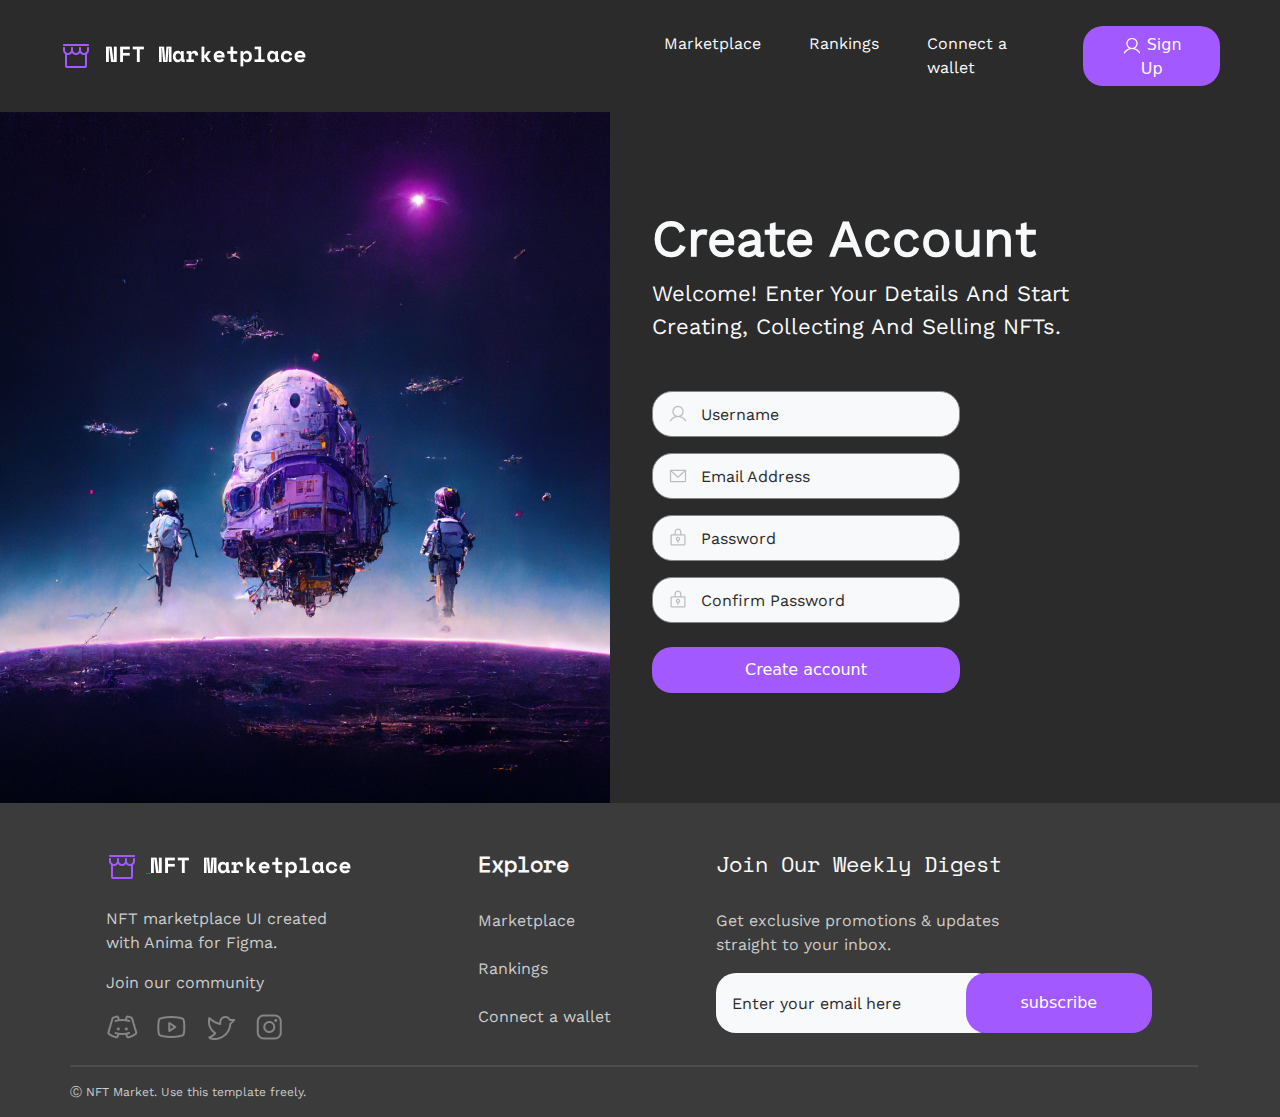
<file: Bootstrap Framework HTMLCSSBootstrap challenges NFT desing part 2/Create account/index.html>
<!DOCTYPE html>
<html lang="en">
<head>
    <meta charset="UTF-8">
    <meta http-equiv="X-UA-Compatible" content="IE=edge">
    <meta name="viewport" content="width=device-width, initial-scale=1.0">
    <title>Create Account</title>
    <link rel="stylesheet" href="style.css">
    <link href="https://cdn.jsdelivr.net/npm/bootstrap@5.3.3/dist/css/bootstrap.min.css" rel="stylesheet">
    <script src="https://mdbootstrap.com/docs/standard/content-styles/hover-effects/#!"></script>
    <script src="https://cdn.jsdelivr.net/npm/bootstrap@5.3.3/dist/js/bootstrap.bundle.min.js" 
    integrity="sha384-YvpcrYf0tY3lHB60NNkmXc5s9fDVZLESaAA55NDzOxhy9GkcIdslK1eN7N6jIeHz" crossorigin="anonymous">
    </script>
</head>
<body>
    <div class="w-100 pt-3"> <!--Navbar-->
        <div class="container-fluid px-xl-5 px-1">
            <nav class="navbar navbar-expand-lg border-body mb-0">
                <div class="container-fluid d-flex justify-content-between">
                    <div class="col-6">
                        <a class="navbar-brand" href="#">
                            <img src="Storefront Icon.png" class="me-2">
                            <img src="NFT Marketplace.png">
                        </a>
                    </div>
                    
                    <button class="navbar-toggler ms-5" type="button" data-bs-toggle="collapse" data-bs-target="#navbarText" aria-controls="navbarText" aria-expanded="false" aria-label="Toggle navigation">
                        <img src="nav menu.png">
                    </button>
                        
                    <span class="col-6">
                        <div class="collapse navbar-collapse" id="navbarText">
                        <ul class="navbar-nav me-auto mb-2 mb-lg-0">
                            <li class="nav-item">
                                <a class="nav-link active text-light workSans mx-3" aria-current="page" href="#">Marketplace</a>
                            </li>
                            <li class="nav-item">
                                <a class="nav-link text-light workSans mx-3" href="#">Rankings</a>
                            </li>
                            <li class="nav-item">
                                <a class="nav-link text-light workSans mx-3" href="#">Connect a wallet</a>
                            </li>
                        </ul>

                        <button class="btn text-light workSans px-4" type="submit" style="background-color: rgba(162, 89, 255, 1); border-radius: 20px; height: 60px;">
                            <img src="User Icon.png" style="background: none;">
                            Sign Up
                        </button>

                        </div>
                    </span>
                </div>      
            </nav>
        </div>
    </div>

    <div class="container-fluid pt-3"> <!--Create Account-->
        <div class="row justify-content-between ps-0">
            <div class="col-6 d-flex justify-content-start ps-0">
               <div class="w-100">
                    <img src="Image Placeholder Create Accaunt.png">
               </div>
            </div>
            <div class="col-6">
                <div class="row mt-5 pt-5">
                    <div class="col-12">
                        <h2 class="text-light workSans" style="font-weight: 600; font-size: 51px;">Create Account</h2>
                        <p class="text-light workSans text-capitalize" style="font-weight: 400; font-size: 22px;">Welcome! enter your details and start<br> creating, collecting and selling NFTs.</p>
                        <form>
                            <input type="text" name="Username" placeholder="Username" class="d-flex align-items-center userName ps-5 bg-light mt-5">
                            <input type="email" name="Email Address" placeholder="Email Address" class="d-flex align-items-center userName ps-5 bg-light mt-3 email">
                            <input type="password" name="Password" placeholder="Password" class="d-flex align-items-center userName ps-5 bg-light mt-3 password">
                            <input type="password" name="Password" placeholder="Confirm Password" class="d-flex align-items-center userName ps-5 bg-light mt-3 password">
                        </form>
                        <button class="btn d-flex justify-content-center align-items-center workSans mt-4" style="width: 50%; height: 46px; background-color: rgba(162, 89, 255, 1); border-radius: 20px; color: white;">Create account</button>
                    </div>
                </div>
            </div>
        </div>
    </div>

    <footer> <!--Footer-->
        <div class="w-100 pt-5" style="background-color: rgba(59, 59, 59, 1);">
            <div class="container" style="background: none;">
                <div class="row ps-4" style="background: none;">
                    <div class="col-xl-4 col-12" style="background: none;">
                        <a href="#" style="background: none;" >
                            <img src="Storefront Icon.png" class="me-2" style="background: none;">
                            <img src="NFT Marketplace.png" style="background: none;">
                        </a>
                        <p class="mt-4 workSans" style="font-weight: 400; color: rgba(204, 204, 204, 1); background: none;">
                            NFT marketplace UI created<br> with Anima for Figma.
                        </p>
                        <a href="#" class="text-decoration-none workSans" style="font-weight: 400; color: rgba(204, 204, 204, 1); background: none;">Join our community</a>
                        <div class="d-flex justify-content-start mt-3" style="background: none;">
                            <a href="#" style="background: none;" class="me-2">
                                <img src="DiscordLogo.png" style="background: none;">
                            </a>
                            <a href="#" style="background: none;" class="mx-2">
                                <img src="YoutubeLogo.png" style="background: none;">
                            </a>
                            <a href="#" style="background: none;" class="mx-2">
                                <img src="TwitterLogo.png" style="background: none;">
                            </a>
                            <a href="#" style="background: none;" class="mx-2">
                                <img src="InstagramLogo.png" style="background: none;">
                            </a>
                        </div>
                    </div>
                    <div class="col-xl-2 col-12 mt-xl-0 mt-4" style="background: none;">
                        <h5 class="text-light spaceMono fw-bold" style="font-size: 22px; background: none;">Explore</h5><br>
                        <a href="#" class="text-decoration-none workSans" style="font-weight: 400; color: rgba(204, 204, 204, 1); background: none;">Marketplace</a><br><br>
                        <a href="#" class="text-decoration-none workSans" style="font-weight: 400; color: rgba(204, 204, 204, 1); background: none;">Rankings</a><br><br>
                        <a href="#" class="text-decoration-none workSans" style="font-weight: 400; color: rgba(204, 204, 204, 1); background: none;">Connect a wallet</a>
                    </div>
                    <div class="col-xl-6 col-12 mt-xl-0 mt-4 ps-5" style="background: none;">
                        <div class="card" style="background: none; border: none;">
                            <div class="card-body pt-0" style="background: none;">
                                <h5 class="card-title spaceMono text-light" style="font-size: 22px; background: none;">Join Our Weekly Digest</h5><br>
                                <p class="card-text workSans" style="background: none; font-weight: 400; color: rgba(204, 204, 204, 1);">Get exclusive promotions & updates<br> straight to your inbox.</p>
                                <div class="d-xl-flex d-md-flex d-block" style="background: none;">
                                    <input type="text" class="bg bg-light ps-3 ms-0 inp2 d-xl-block d-lg-block d-md-block d-none" placeholder="Enter your email here" aria-label="What are you looking for?" aria-describedby="basic-addon2"  style="border-top-left-radius: 20px; border-bottom-left-radius: 20px; outline: none; width: 60%; height: 60px; border: none; ">
                                    <input type="text" class="bg bg-light ps-3 ms-0 inp2 d-xl-none d-lg-none d-md-none d-block mb-2 mt-0" placeholder="Enter your email Address" aria-label="...?" aria-describedby="basic-addon2"  style="border: none; border-radius: 20px; outline: none; width: 100%; height: 46px;">
                                    <a href="https://www.animaapp.com/?utm_source=figma-samples&utm_campaign=figma-nftmarket&utm_medium=figma-samples" class="btn px-4 workSans d-flex align-items-center justify-content-center buttonChanging4" style=" border-radius: 20px; background-color: rgba(162, 89, 255, 1); color: rgba(255, 255, 255, 1);" target="_blank">
                                        <img src="EnvelopeSimple.png" style="background: none;" class="me-2 d-xl-none d-md-none d-block">
                                        subscribe
                                        </a>
                                </div>
                            </div>
                        </div>
                    </div>
                </div>

                
                <div class="row" style="background: none;">
                    <div class="col-12 ps-xl-0 ps-4" style="background: none;">
                        <hr style="border: 1px solid rgba(133, 133, 132, 1);">
                    </div>
                </div>
                <div class="row" style="background: none;">
                    <div class="col-12 ps-xl-0 ps-4" style="background: none;">
                        <p class="workSans" style="font-weight: 400; font-size: 12px; color: rgba(204, 204, 204, 1); background: none;">
                            Ⓒ NFT Market. Use this template freely.
                        </p>
                    </div>
                </div>
            </div>
        </div>
    </footer>

    
</body>
</html>
</file>
<file: Bootstrap Framework HTMLCSSBootstrap challenges NFT desing part 2/Create account/style.css>
* {
    box-sizing: border-box;
    color: rgba(0, 0, 0, 1);
    background-color: rgba(43, 43, 43, 1);
}


@font-face {
    font-family: "workSans";
    src: url("WorkSans-Regular.ttf");
}


.workSans {
    font-family: "workSans";
}


input {
    width: 50%;
    height: 46px;
    border: 1px solid rgba(133, 133, 132, 1);
    border-radius: 20px;
    outline: none;
    background-position-x: 15px; 
    background-position-y: center;
    background-repeat: no-repeat;
  }


input::placeholder {
    font-family: "workSans";
    font-weight: 400;
    color: rgba(43, 43, 43, 1);
  }


  .userName {
    background-image: url("User.png");
  }


  .email {
    background-image: url("EnvelopeSimple.png");
  }



  .password {
      background-image: url("LockKey.png");
  }


  
.buttonChanging4 {
    width: 40%;
    height: 60px;
    margin-left: -30px;
}




@media screen and (max-width: 768px) {
    .buttonChanging4 {
        width: 100%;
        height: 46px;
        margin-left: auto
    }

}



@font-face {
    font-family: "spaceMono";
    src: url("SpaceMono-Regular.ttf");
}



.spaceMono {
    font-family: "spaceMono";
}
</file>
